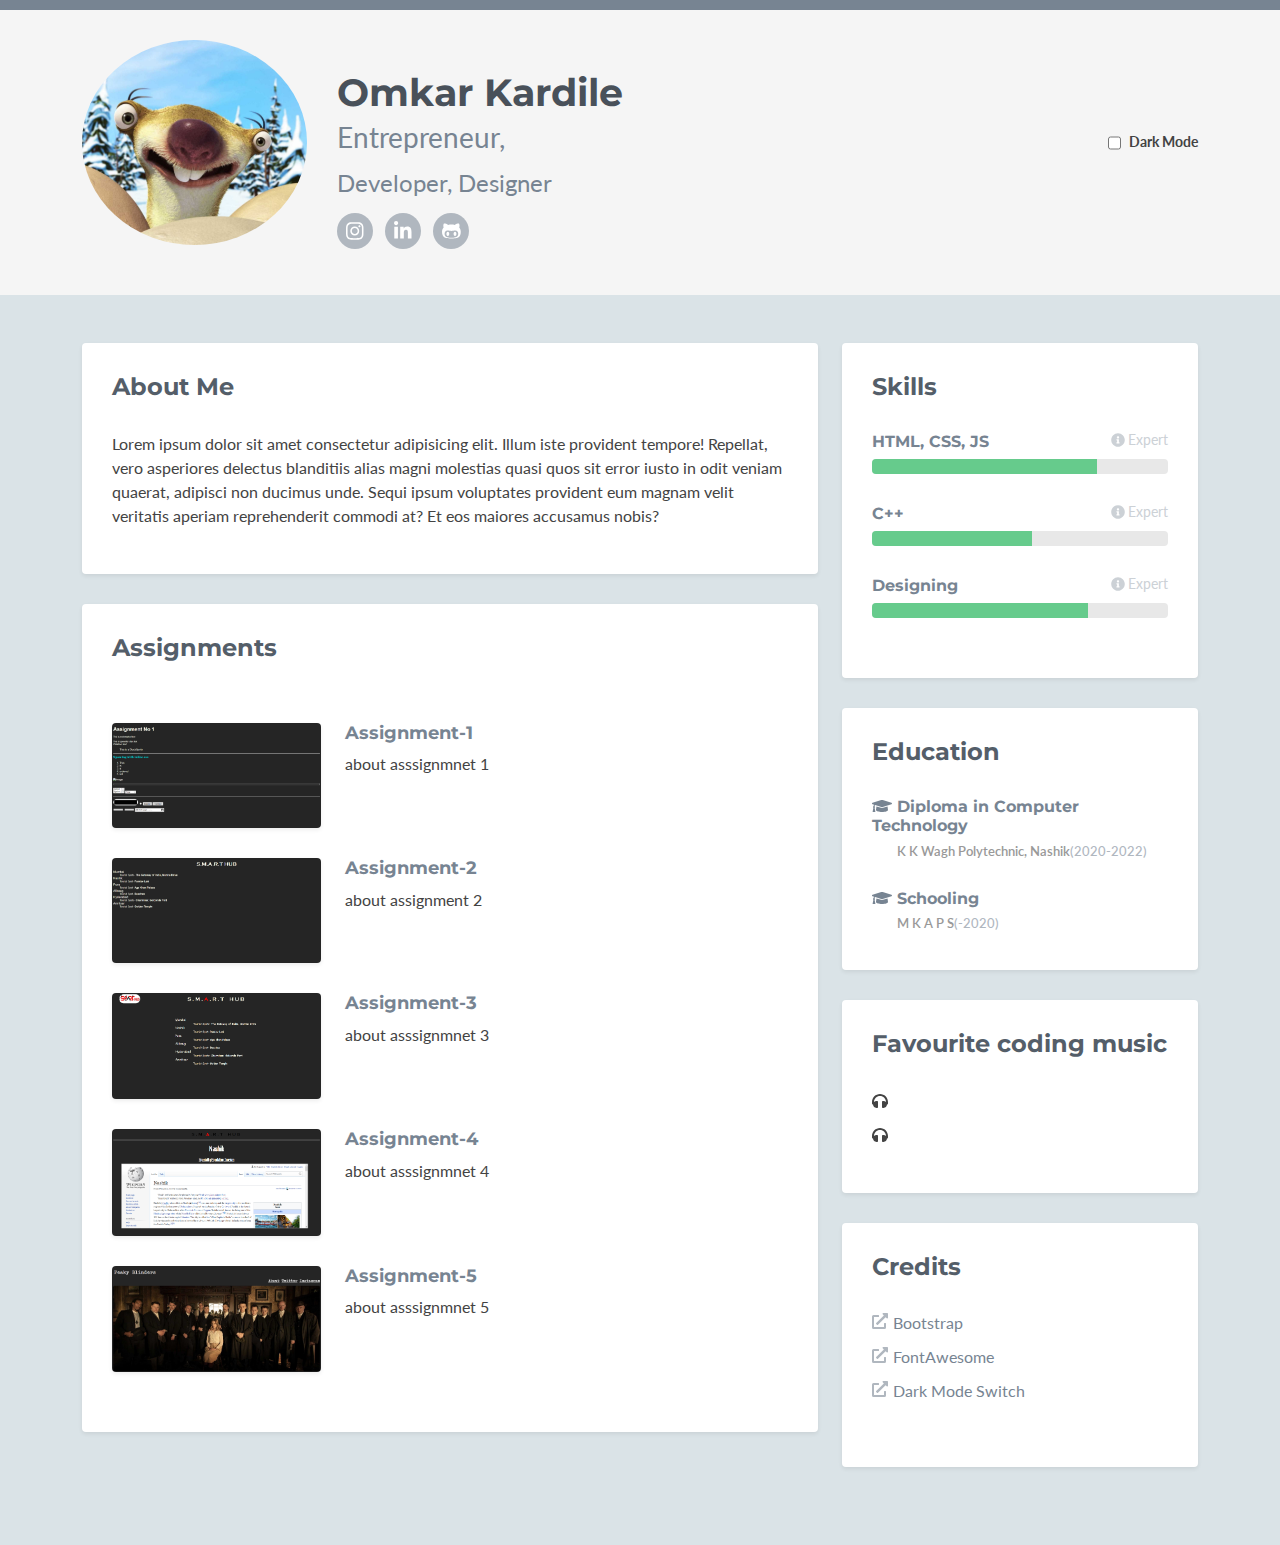
<file: Assignment6/index.html>
<!DOCTYPE html>
<html lang="en">
<head>
    <title>Omkar Kardile</title>
    <!-- Meta -->
    <meta charset="utf-8">
    <meta http-equiv="X-UA-Compatible" content="IE=edge">
    <meta name="viewport" content="width=device-width, initial-scale=1.0"> 
    <link href='https://fonts.googleapis.com/css?family=Lato:300,400,300italic,400italic' rel='stylesheet' type='text/css'>
    <link href='https://fonts.googleapis.com/css?family=Montserrat:400,700' rel='stylesheet' type='text/css'> 
    
    <!-- FontAwesome JS -->
    <script defer src="assets/fontawesome/js/all.js"></script>
    
    <!-- Global CSS -->
    <link rel="stylesheet" href="assets/css/bootstrap.min.css">  

    <!-- Theme CSS -->  
    <link id="theme-style" rel="stylesheet" href="assets/css/styles.css">
    
</head> 

<body>
    <!-- ******HEADER****** --> 
    <header class="header">
        <div class="container">     
	        <div class="row align-items-center">
			    <div class="col">         
		            <img class="profile-image img-fluid float-start rounded-circle" src="assets/images/profile.png" alt="profile image" />
		            <div class="profile-content">
		                <h1 class="name">Omkar Kardile</h1>
		                <h2 class="desc">Entrepreneur,</h2><h3 style="color: #778492;font-family: Lato, arial, sans-serif;font-weight: 400;font-size: 24px;margin-top: 0;margin-bottom: 15px;"> Developer, Designer</h3>
		                <ul class="social list-inline">
		                    <li class="list-inline-item"><a href="https://www.instagram.com/why.so.serious.057/?hl=en"><i class="fab fa-instagram"></i></a></li>
		                    <li class="list-inline-item"><a href="https://www.linkedin.com/in/omkar-kardile-49501b213"><i class="fab fa-linkedin-in"></i></a></li>
		                    <li class="list-inline-item"><a href="https://github.com/OmKardile"><i class="fab fa-github-alt"></i></a></li>               
		                </ul> 
		            </div><!--//profile-->
			    </div><!--//col-->
	            <div class="col-12 col-md-auto">
		            <div class="dark-mode-switch d-flex">
						<div class="form-check form-switch mx-auto mx-md-0">
							<input type="checkbox" class="form-check-input-+ me-2" id="darkSwitch" />
							<label class="custom-control-label" for="darkSwitch">Dark Mode</label>
						</div>
			        </div><!--//dark-mode-switch-->
	            </div><!--//col-->
	        </div><!--//row-->         
        </div><!--//container-->
    </header><!--//header-->
    
    <div class="container sections-wrapper py-5">
        <div class="row">
            <div class="primary col-lg-8 col-12">
                <section class="about section">
                    <div class="section-inner shadow-sm rounded">
                        <h2 class="heading">About Me</h2>
                        <div class="content">
                            <p>Lorem ipsum dolor sit amet consectetur adipisicing elit. Illum iste provident tempore! Repellat, vero asperiores delectus blanditiis alias magni molestias quasi quos sit error iusto in odit veniam quaerat, adipisci non ducimus unde. Sequi ipsum voluptates provident eum magnam velit veritatis aperiam reprehenderit commodi at? Et eos maiores accusamus nobis?</p>
                         
                        </div><!--//content-->
                    </div><!--//section-inner-->                 
                </section><!--//section-->
    
               <section class="latest section">
                    <div class="section-inner shadow-sm rounded">
                        <h2 class="heading">Assignments</h2>
                        <div class="content">    
                            <div class="item row">                    
                            </div>
                             <div class="item row">
                                <a class="col-md-4 col-12" href="../" target="_blank">
                                <img class="img-fluid project-image rounded shadow-sm" src="assets/images/projects/project-1.png" alt="Assignment-1-img" />
                                </a>
                                <div class="desc col-md-8 col-12">
                                    <h3 class="title"><a href="../Assignment1/one.html" target="_blank">Assignment-1</a></h3>
                                    <p class="mb-2">about asssignmnet 1</p>
                                </div>                          
                            </div>

                            <div class="item row">
                            <a class="col-md-4 col-12">
                                <img class="img-fluid project-image rounded shadow-sm" src="assets/images/projects/project-2.png" alt="Assignment-2-img" />
                                </a>
                                <div class="desc col-md-8 col-12">
                                    <h3 class="title"><a href="../Assignment2/two.html" target="_blank">Assignment-2</a></h3>
                                    <p class="mb-2">about assignment 2</p>
                                </div>                          
                            </div>   

                            <div class="item row">
                            <a class="col-md-4 col-12">
                                <img class="img-fluid project-image rounded shadow-sm" src="assets/images/projects/project-3.png" alt="Assignment-3-img" />
                                </a>
                                <div class="desc col-md-8 col-12">
                                    <h3 class="title"><a href="../Assignment3/three.html" target="_blank">Assignment-3</a></h3>
                                    <p class="mb-2">about asssignmnet 3</p>
                                </div>                     
                            </div>

                            <div class="item row">
                            <a class="col-md-4 col-12">
                                <img class="img-fluid project-image rounded shadow-sm" src="assets/images/projects/project-4.png" alt="Assignment-3-img" />
                                </a>
                                <div class="desc col-md-8 col-12">
                                    <h3 class="title"><a href="../Assignment4/four.html" target="_blank">Assignment-4</a></h3>
                                    <p class="mb-2">about asssignmnet 4</p>
                                </div>                          
                            </div>

                            <div class="item row">
                            <a class="col-md-4 col-12">
                                <img class="img-fluid project-image rounded shadow-sm" src="assets/images/projects/project-5.png" alt="Assignment-3-img" />
                                </a>
                                <div class="desc col-md-8 col-12">
                                    <h3 class="title"><a href="../Assignment5/five.html" target="_blank">Assignment-5</a></h3>
                                    <p class="mb-2">about asssignmnet 5</p>
                                </div>                          
                            </div>
                        </div><!--//content-->  
                    </div><!--//section-inner-->                
                </section><!--//section-->
            </div><!--//primary-->

            <div class="secondary col-lg-4 col-12">
                <aside class="skills aside section">
                    <div class="section-inner shadow-sm rounded">
                        <h2 class="heading">Skills</h2>
                        <div class="content">
                            <div class="skillset">
                               
                                <div class="item">
                                    <h3 class="level-title">HTML, CSS, JS<span class="level-label" data-bs-toggle="tooltip" data-bs-placement="left" title="You can use the tooltip to explain more about your skill level..."><i class="fas fa-info-circle"></i>Expert</span></h3>

                                    <div class="level-bar progress">
									    <div class="progress-bar level-bar-inner" role="progressbar" style="width: 76%" aria-valuenow="96"  aria-valuemin="0" aria-valuemax="96"></div>
									</div><!--//level-bar-->                               
                                </div><!--//item-->
                                
                                <div class="item">
                                    <h3 class="level-title">C++<span class="level-label" data-bs-toggle="tooltip" data-bs-placement="left" title="You can use the tooltip to explain more about your skill level..."><i class="fas fa-info-circle"></i>Expert</span></h3>
                                    <div class="level-bar progress">
									    <div class="progress-bar level-bar-inner" role="progressbar" style="width: 54%" aria-valuenow="94"  aria-valuemin="0" aria-valuemax="94"></div>
									</div><!--//level-bar-->                                   
                                </div><!--//item-->
                                
                                <div class="item">
                                    <h3 class="level-title">Designing<span class="level-label" data-bs-toggle="tooltip" data-bs-placement="left" title="You can use the tooltip to explain more about your skill level..."><i class="fas fa-info-circle"></i>Expert</span></h3>
                                    <div class="level-bar progress">
									    <div class="progress-bar level-bar-inner" role="progressbar" style="width: 73%" aria-valuenow="93"  aria-valuemin="0" aria-valuemax="96"></div>
									</div><!--//level-bar-->                                  
                                </div><!--//item-->
                            </div>              
                        </div><!--//content-->  
                    </div><!--//section-inner-->                 
                </aside><!--//section-->
                
                <aside class="education aside section">
                    <div class="section-inner shadow-sm rounded">
                        <h2 class="heading">Education</h2>
                        <div class="content">
                            <div class="item">                      
                                <h3 class="title"><i class="fas fa-graduation-cap"></i> Diploma in Computer Technology</h3>
                                <h4 class="university">K K Wagh Polytechnic, Nashik<span class="year">(2020-2022)</span></h4>
                            </div><!--//item-->
                            <div class="item">
                                <h3 class="title"><i class="fas fa-graduation-cap"></i> Schooling</h3>
                                <h4 class="university">M K A P S<span class="year">(-2020)</span></h4>
                            </div><!--//item-->
                        </div><!--//content-->
                    </div><!--//section-inner-->
                </aside><!--//section-->
                            
                
                <aside class="list music aside section">
                    <div class="section-inner shadow-sm rounded">
                        <h2 class="heading">Favourite coding music</h2>
                        <div class="content">
                            <ul class="list-unstyled">
                                <li><i class="fas fa-headphones"></i> <a href="#"></a></li>
                                <li><i class="fas fa-headphones"></i> <a href="#"></a></li>
                            </ul>
                        </div><!--//content-->
                    </div><!--//section-inner-->
                </aside><!--//section-->
                
                <aside class="credits aside section">
                    <div class="section-inner shadow-sm rounded">
                        <h2 class="heading">Credits</h2>
                        <div class="content">
                            <ul class="list-unstyled pb-2">
                                <li><a href="https://getbootstrap.com/" target="_blank"><i class="fas fa-external-link-alt"></i>Bootstrap</a></li>
                                <li><a href="https://fortawesome.github.io/Font-Awesome/" target="_blank"><i class="fas fa-external-link-alt"></i>FontAwesome</a></li>                                                       
                                <li><a href="https://github.com/coliff/dark-mode-switch"><i class="fas fa-external-link-alt"></i>Dark Mode Switch</a></li>
                                
                            </ul>
                        </div><!--//content-->
                    </div><!--//section-inner-->
                </aside><!--//section-->
              
            </div><!--//secondary-->    
        </div><!--//row-->
    </div><!--//masonry--> 
    <!-- Javascript -->          
    <script type="text/javascript" src="assets/js/bootstrap.min.js"></script>    

    <script type="text/javascript" src="assets/dark-mode-switch/dark-mode-switch.min.js"></script> 

    <script type="text/javascript" src="assets/js/main.js"></script>            
</body>
</html>
</file>
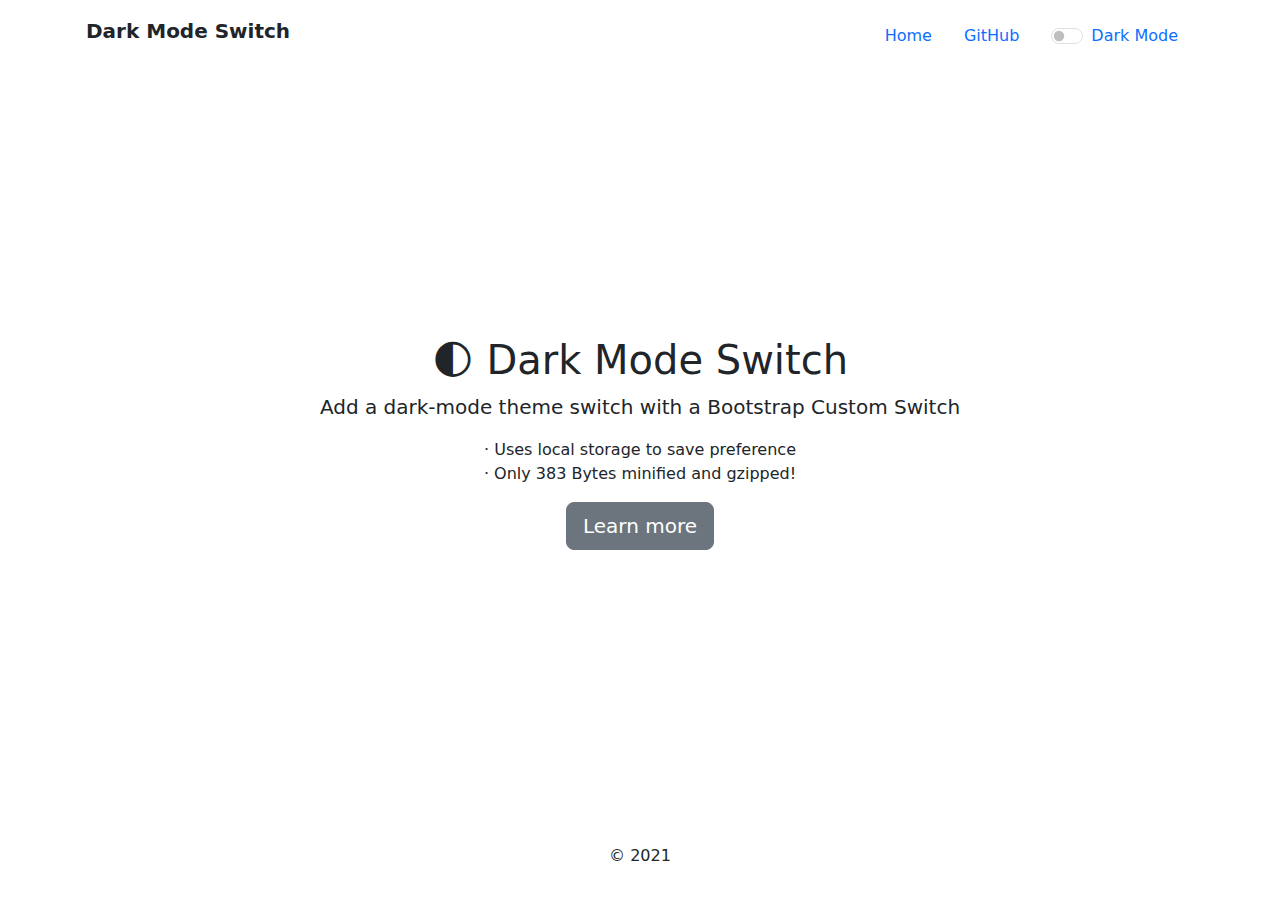
<file: Assignment6/assets/dark-mode-switch/index.html>
<!doctype html>
<html lang="en" class="h-100">

<head>
  <meta charset="utf-8">
  <meta http-equiv="x-ua-compatible" content="ie=edge">
  <meta name="viewport" content="width=device-width, initial-scale=1">
  <title>Dark Mode Switch</title>
  <meta name="description" content="Add a dark-mode theme toggle with a Bootstrap Custom Switch">

  <link rel="icon"
    href="data:image/svg+xml,<svg xmlns=%22http://www.w3.org/2000/svg%22 viewBox=%220 0 100 100%22><text y=%22.9em%22 font-size=%2280%22>🌓</text></svg>">
  
  <meta property="og:site_name" content="GitHub">
  <meta property="og:image"
    content="https://repository-images.githubusercontent.com/194995309/38db8f80-9db7-11e9-998f-43f2a26d9e0b">
  <meta property="og:title" content="dark-mode-switch">
  <meta property="og:description" content="Add a dark-mode theme toggle with a Bootstrap Custom Switch">
  <meta property="og:url" content="https://coliff.github.io/dark-mode-switch/">
  <link rel="author" href="https://christianoliff.com/">
  <meta name="twitter:creator" content="@christianoliff">
  <meta name="monetization" content="$ilp.uphold.com/Epqzn3YGr2MB">

  <link rel="stylesheet" href="https://cdn.jsdelivr.net/npm/bootstrap@5/dist/css/bootstrap.min.css">

  <!-- IE 11 polyfill for CSS and Custom Properties -->
  <script
    nomodule>window.MSInputMethodContext && document.documentMode && document.write('<link rel="stylesheet" href="https://cdn.jsdelivr.net/npm/bootstrap-ie11@5/css/bootstrap-ie11.min.css"><script src="https://cdn.jsdelivr.net/npm/ie11-custom-properties@4/ie11CustomProperties.min.js"><\/script>');</script>

  <link rel="stylesheet" href="dark-mode.css">

</head>

<body class="bg-white text-center d-flex h-100">

  <div class="container d-flex p-3 mx-auto w-100 flex-column">
    <header class="mb-auto">
      <div class="float-md-start fw-bold fs-5">Dark Mode Switch</div>
      <nav class="nav justify-content-center float-md-end">
        <a class="nav-link active" href="https://coliff.github.io/dark-mode-switch/">Home</a>
        <a class="nav-link" href="https://github.com/coliff/dark-mode-switch" target="_blank">GitHub</a>
        <div class="nav-link">

          <div class="form-check form-switch">
            <input type="checkbox" class="form-check-input" id="darkSwitch">
            <label class="custom-control-label" for="darkSwitch">Dark Mode</label>
          </div>
          <script src="dark-mode-switch.min.js"></script>

        </div>
      </nav>
    </header>

    <main role="main">
      <h1>🌓 Dark Mode Switch</h1>
      <p class="lead">Add a dark-mode theme switch with a Bootstrap Custom Switch</p>
      <ul class="list-unstyled">
        <li>&middot; Uses local storage to save preference</li>
        <li>&middot; Only 383 Bytes minified and gzipped!</li>
      </ul>
      <p>
        <a href="https://github.com/coliff/dark-mode-switch" target="_blank" rel="noopener"
          class="btn btn-lg btn-secondary">
          Learn more
        </a>
      </p>
    </main>

    <footer class="mt-auto">
      <p>&copy; 2021</p>
    </footer>

  </div>
</body>

</html>
</file>
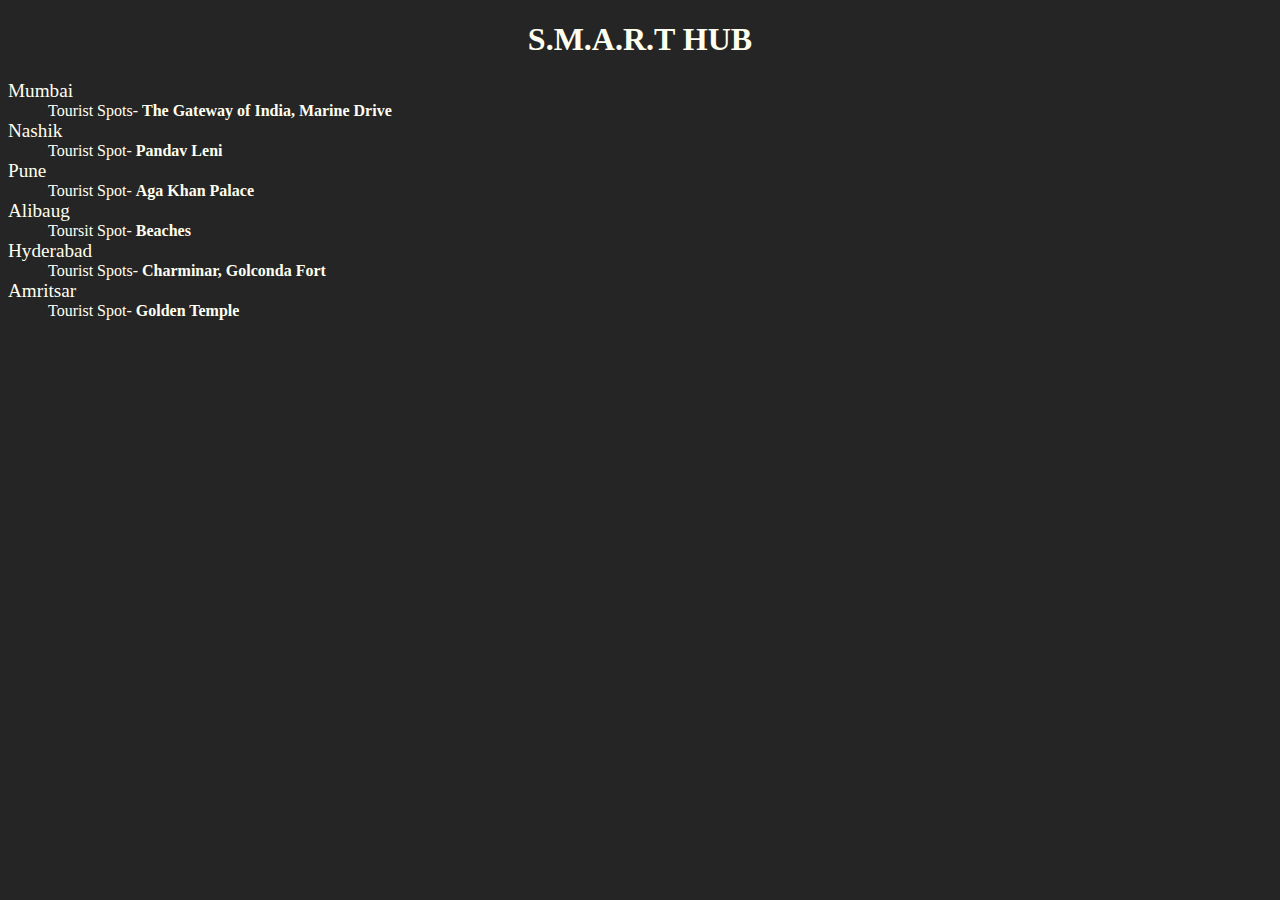
<file: Assignment2/two.html>
<!DOCTYPE html>
<html lang="en">
<head>
    <meta charset="UTF-8">
    <meta http-equiv="X-UA-Compatible" content="IE=edge">
    <meta name="viewport" content="width=device-width, initial-scale=1.0">
    <title>Assignment-2</title>
</head>
<body bgcolor=#252525 text=#fffff>
    
    <h1 style="font-family: Copperplate Gothic;font-weight: bolder;text-align: center;">S.M.A.R.T HUB</h1>
    <p>
        <dl>
            <dt><big>Mumbai</big></dt> <dd>Tourist Spots- <b>The Gateway of India, Marine Drive</b></dd>
            <dt><big>Nashik</big></dt> <dd>Tourist Spot- <b>Pandav Leni</b></dd>
            <dt><big>Pune</big></dt> <dd>Tourist Spot- <b>Aga Khan Palace</b></dd>
            <dt><big>Alibaug</big></dt> <dd>Toursit Spot- <b>Beaches</b></dd>
            <dt><big>Hyderabad</big></dt> <dd>Tourist Spots- <b>Charminar, Golconda Fort</b></dd>
            <dt><big>Amritsar</big></dt> <dd>Tourist Spot- <b>Golden Temple</b></dd>
        </dl>
    </p>
</body>
</html>
</file>
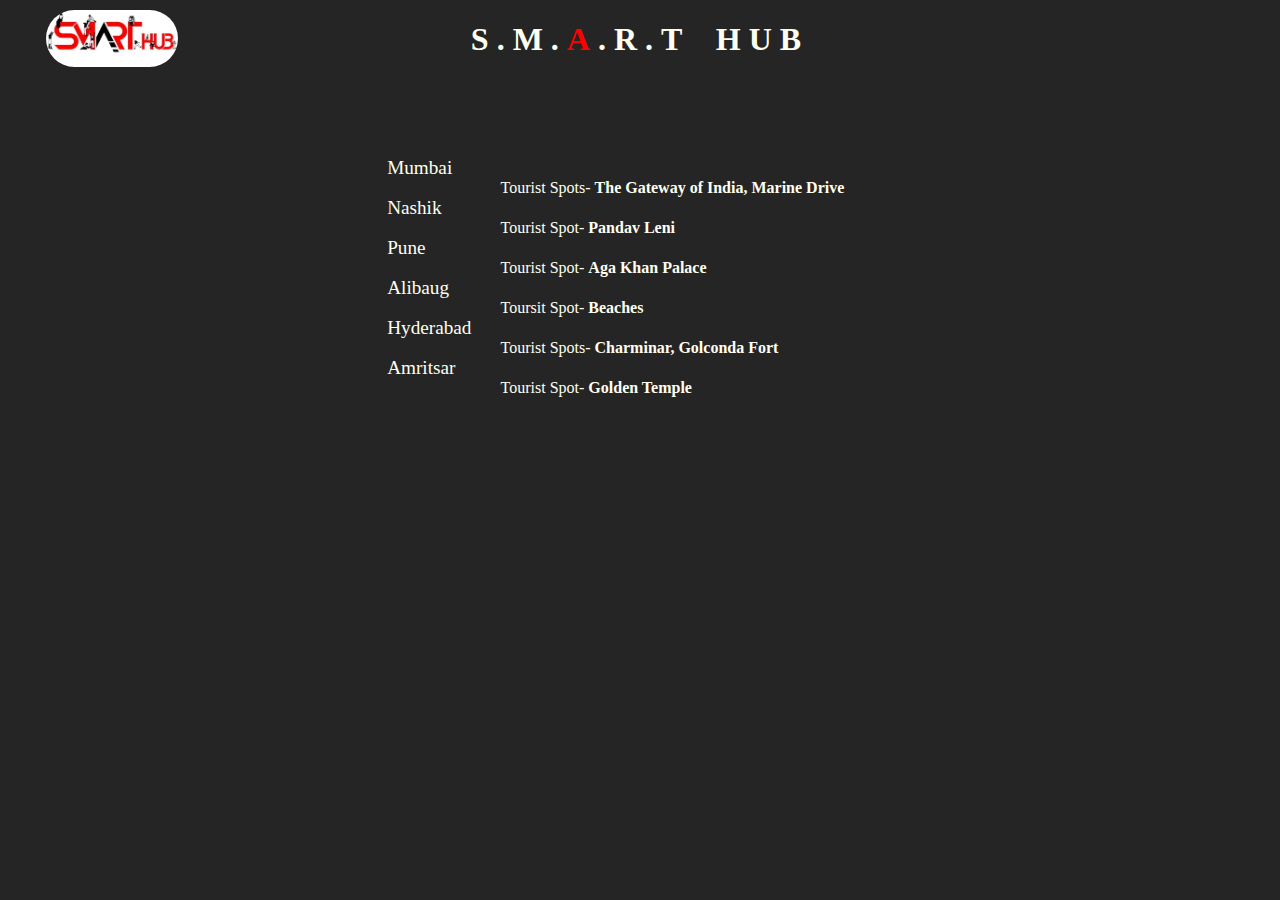
<file: Assignment3/three.html>
<!DOCTYPE html>
<html lang="en">
<head>
    <meta charset="UTF-8">
    <meta http-equiv="X-UA-Compatible" content="IE=edge">
    <meta name="viewport" content="width=device-width, initial-scale=1.0">
    <title>Assignment-3</title>

    <style>
        #Hone{
            font-family: Copperplate Gothic;
            font-weight: bolder;
            text-align: center;
            letter-spacing: 8px;
            word-spacing: 10px;
        }
        #Dlist{
            font-family: Comic Sans MS;
            font-size: 20px;
        }
        .SHlogo{
            border-radius: 50px;
            width: 3.5cm;
            height: 1.5cm;
            object-fit: cover;
            margin-left: 1cm;
            transform: translateY(-70px);
        }
        .list{
            font-family: Comic Sans MS;
            margin-left: 30%;
        }
        dd{
            margin-left: 3cm;
        }
        .hover{
            text-decoration: underline;
        }
    </style>
</head>
<body bgcolor=#252525 text=#fffff>
    
    <h1 id="Hone">S.M.<span style="color: red;">A</span>.R.T HUB</h1>
    <div>
        <img class="SHlogo" src="smarthub.png" alt="smarthub logo">
        <dl class="list">
            <dt><big>Mumbai</big></dt> <dd>Tourist Spots- <b>The Gateway of India, Marine Drive</b></dd>
            <dt><big>Nashik</big></dt> <dd>Tourist Spot- <b>Pandav Leni</b></dd>
            <dt><big>Pune</big></dt> <dd>Tourist Spot- <b>Aga Khan Palace</b></dd>
            <dt><big>Alibaug</big></dt> <dd>Toursit Spot- <b>Beaches</b></dd>
            <dt><big>Hyderabad</big></dt> <dd>Tourist Spots- <b>Charminar, Golconda Fort</b></dd>
            <dt><big>Amritsar</big></dt> <dd>Tourist Spot- <b>Golden Temple</b></dd>
        </dl>
    </div>
</body>
</html>
</file>
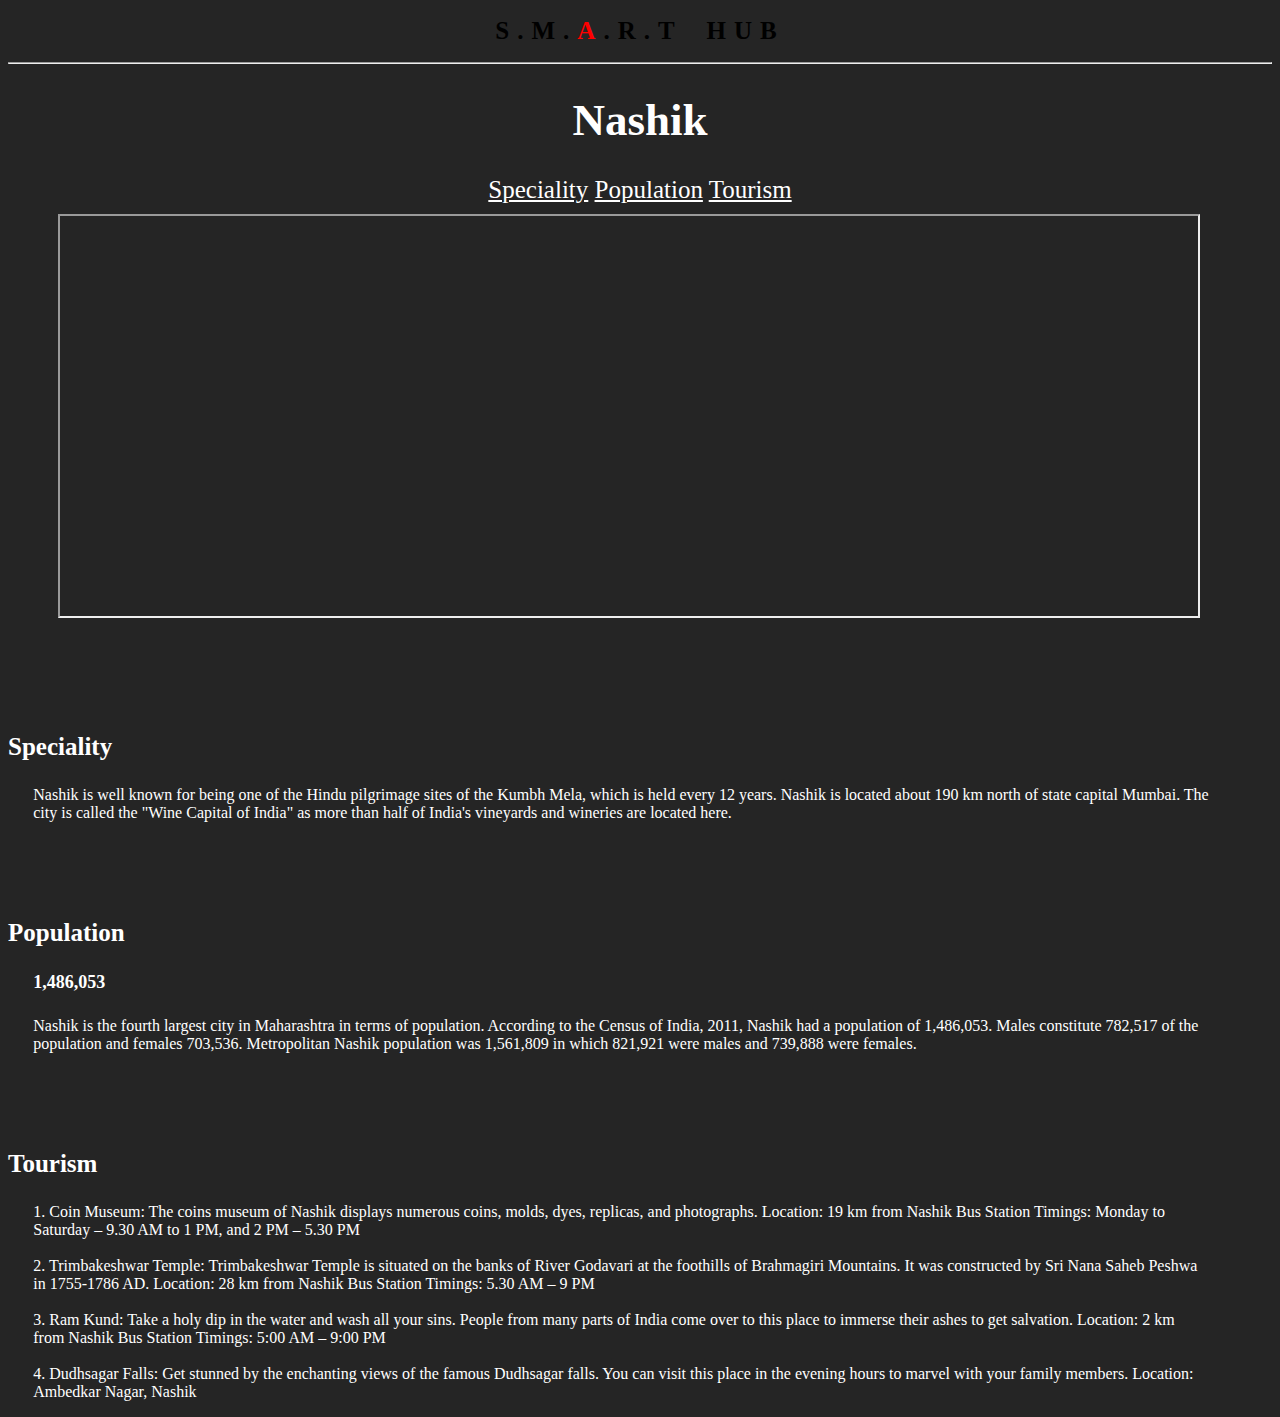
<file: Assignment4/four.html>
<!DOCTYPE html>
<html lang="en">
    <head>
        <meta charset="UTF-8" />
        <meta http-equiv="X-UA-Compatible" content="IE=edge" />
        <meta name="viewport" content="width=device-width, initial-scale=1.0" />
        <title>Assignment-4</title>
        <link rel="stylesheet" href="assets/css/four.css" />
    </head>
    <body>
        <h1 id="smarthub">
            S.M.<span style="color: red; font-family: elephant">A</span>.R.T HUB
        </h1>
        <hr />
        <h1 id="nashikhead">Nashik</h1>
        <div id="shortcut">
            <a href="#speciality">Speciality</a>
            <a href="#population">Population</a>
            <a href="#tourism">Tourism</a>
        </div>
        <iframe src="https://en.wikipedia.org/wiki/Nashik" frameborder="1"></iframe>
        <br />
        <br />
        <br />
        <br />
        <h3 id="speciality">Speciality</h3>
        <p>
            Nashik is well known for being one of the Hindu pilgrimage sites of
            the Kumbh Mela, which is held every 12 years. Nashik is located
            about 190 km north of state capital Mumbai. The city is called the
            "Wine Capital of India" as more than half of India's vineyards and
            wineries are located here.
        </p>
        <br />
        <br />
        <h3 id="population">Population</h3>
        <h4 id="popu">1,486,053</h4>
        <p>
            Nashik is the fourth largest city in Maharashtra in terms of
            population. According to the Census of India, 2011, Nashik had a
            population of 1,486,053. Males constitute 782,517 of the population
            and females 703,536. Metropolitan Nashik population was 1,561,809 in
            which 821,921 were males and 739,888 were females.
        </p>
        <br />
        <br />
        <h3 id="tourism">Tourism</h3>
        <p>
            1. Coin Museum: The coins museum of Nashik displays numerous coins,
            molds, dyes, replicas, and photographs. Location: 19 km from Nashik
            Bus Station Timings: Monday to Saturday – 9.30 AM to 1 PM, and 2 PM
            – 5.30 PM <br> <br>
            2. Trimbakeshwar Temple: Trimbakeshwar Temple is situated
            on the banks of River Godavari at the foothills of Brahmagiri
            Mountains. It was constructed by Sri Nana Saheb Peshwa in 1755-1786
            AD. Location: 28 km from Nashik Bus Station Timings: 5.30 AM – 9 PM <br> <br>
            3. Ram Kund: Take a holy dip in the water and wash all your sins.
            People from many parts of India come over to this place to immerse
            their ashes to get salvation. Location: 2 km from Nashik Bus Station
            Timings: 5:00 AM – 9:00 PM <br> <br>
            4. Dudhsagar Falls: Get stunned by the
            enchanting views of the famous Dudhsagar falls. You can visit this
            place in the evening hours to marvel with your family members.
            Location: Ambedkar Nagar, Nashik
        </p>
        
    </body>
</html>
</file>
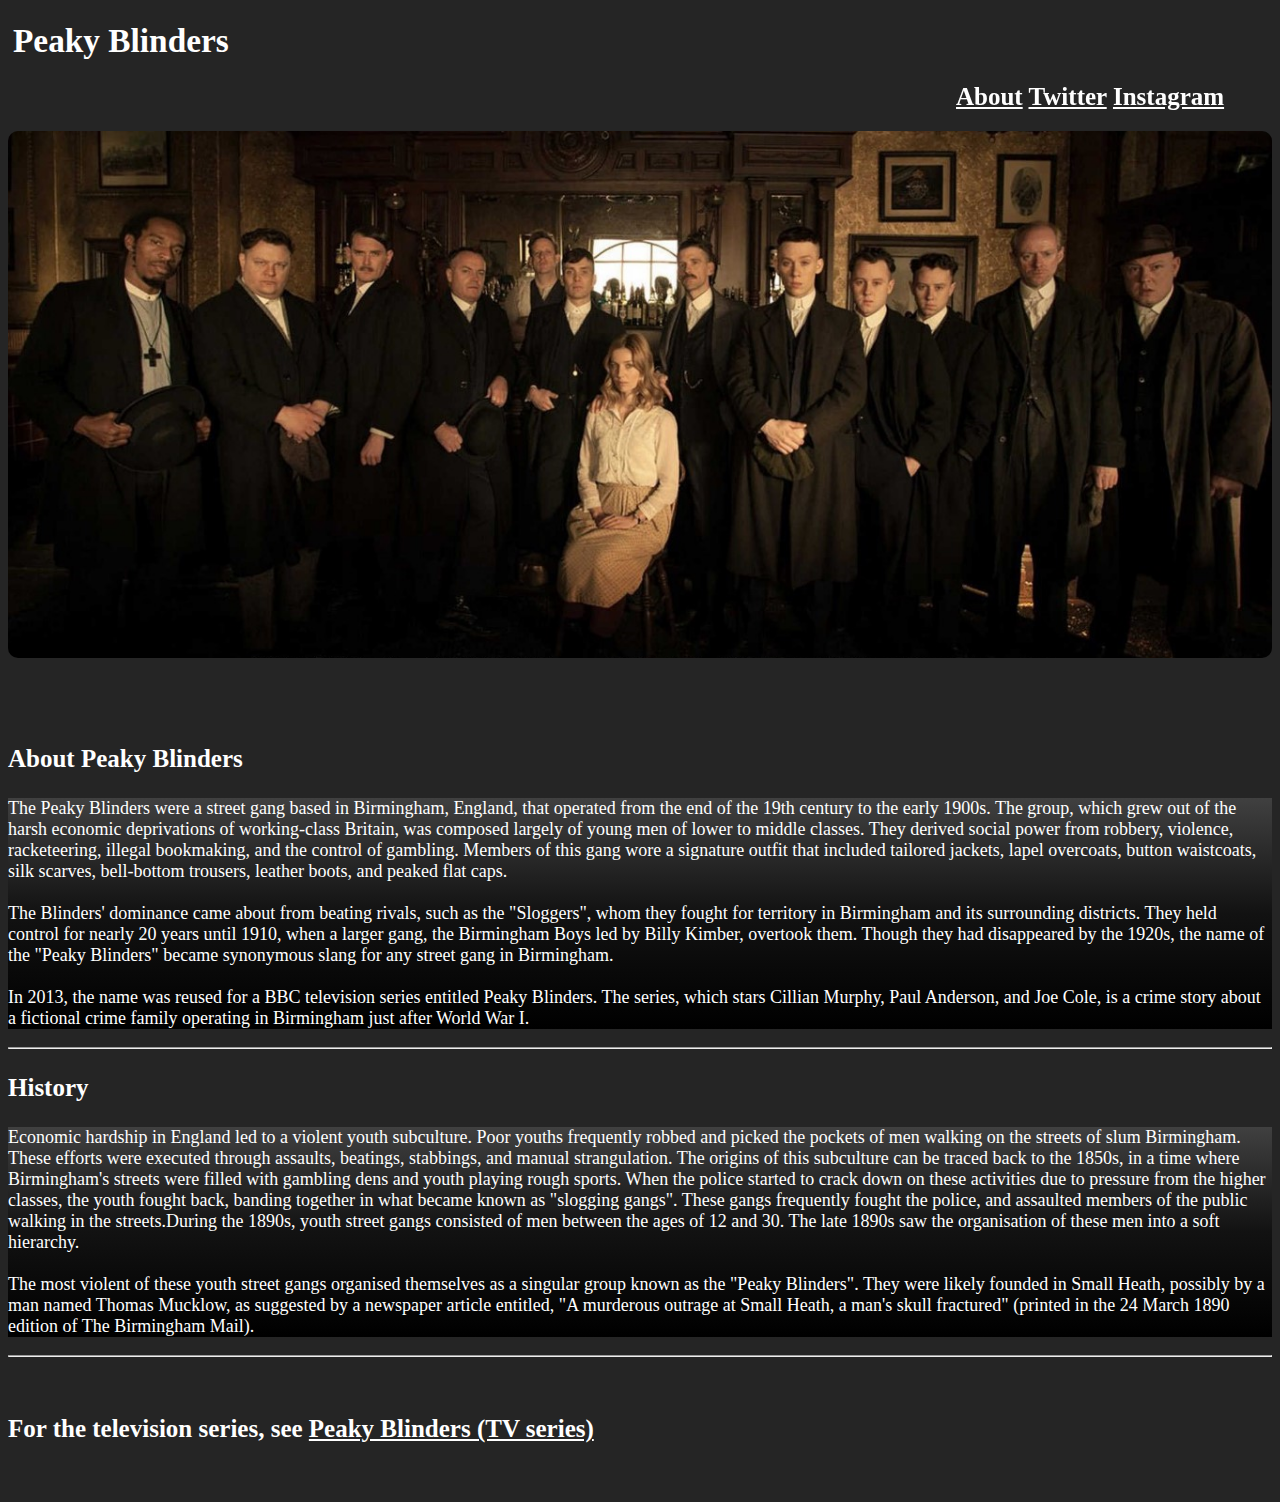
<file: Assignment5/five.html>
<!DOCTYPE html>
<html lang="en">
    <head>
        <meta charset="UTF-8" />
        <meta http-equiv="X-UA-Compatible" content="IE=edge" />
        <meta name="viewport" content="width=device-width, initial-scale=1.0" />
        <title>Assignment-5</title>
        <link rel="stylesheet" href="assets/css/five.css" />
    </head>
    <body>
        <h1>Peaky Blinders</h1>
        <h2>
            <a href="#about">About</a>
            <a href="https://twitter.com/ThePeakyBlinder" target="_blank"
                >Twitter</a
            >
            <a href="" target="_blank">Instagram</a>
        </h2>

        <img id="bgimg" src="assets/peaky-blinder.png" alt="" />

        <br />
        <br />
        <br />
        <div id="about">
            <h3>About Peaky Blinders</h3>
            <p class="info">
                The Peaky Blinders were a street gang based in Birmingham,
                England, that operated from the end of the 19th century to the
                early 1900s. The group, which grew out of the harsh economic
                deprivations of working-class Britain, was composed largely of
                young men of lower to middle classes. They derived social power
                from robbery, violence, racketeering, illegal bookmaking, and
                the control of gambling. Members of this gang wore a signature
                outfit that included tailored jackets, lapel overcoats, button
                waistcoats, silk scarves, bell-bottom trousers, leather boots,
                and peaked flat caps. <br />
                <br />
                The Blinders' dominance came about from beating rivals, such as
                the "Sloggers", whom they fought for territory in Birmingham and
                its surrounding districts. They held control for nearly 20 years
                until 1910, when a larger gang, the Birmingham Boys led by Billy
                Kimber, overtook them. Though they had disappeared by the 1920s,
                the name of the "Peaky Blinders" became synonymous slang for any
                street gang in Birmingham. <br />
                <br />
                In 2013, the name was reused for a BBC television series
                entitled Peaky Blinders. The series, which stars Cillian Murphy,
                Paul Anderson, and Joe Cole, is a crime story about a fictional
                crime family operating in Birmingham just after World War I.
                <br />
            </p>
        </div>
        <hr />
        <div>
            <h3>History</h3>
            <p class="info">
                Economic hardship in England led to a violent youth subculture.
                Poor youths frequently robbed and picked the pockets of men
                walking on the streets of slum Birmingham. These efforts were
                executed through assaults, beatings, stabbings, and manual
                strangulation. The origins of this subculture can be traced back
                to the 1850s, in a time where Birmingham's streets were filled
                with gambling dens and youth playing rough sports. When the
                police started to crack down on these activities due to pressure
                from the higher classes, the youth fought back, banding together
                in what became known as "slogging gangs". These gangs frequently
                fought the police, and assaulted members of the public walking
                in the streets.During the 1890s, youth street gangs consisted of
                men between the ages of 12 and 30. The late 1890s saw the
                organisation of these men into a soft hierarchy. <br />
                <br />
                The most violent of these youth street gangs organised
                themselves as a singular group known as the "Peaky Blinders".
                They were likely founded in Small Heath, possibly by a man named
                Thomas Mucklow, as suggested by a newspaper article entitled, "A
                murderous outrage at Small Heath, a man's skull fractured"
                (printed in the 24 March 1890 edition of The Birmingham Mail).
                <br />
            </p>
        </div>
        <hr />
        <h6>
            For the television series, see
            <a
                href="https://en.wikipedia.org/wiki/Peaky_Blinders_(TV_series)"
                target="_blank"
                >Peaky Blinders (TV series)</a
            >
        </h6>
    </body>
</html>
</file>
<file: Assignment6/assets/css/styles.css>
body {
  font-family: 'Lato', arial, sans-serif;
  color: #434343;
  background: #DAE3E7;
  font-size: 16px;
  -webkit-font-smoothing: antialiased;
  -moz-osx-font-smoothing: grayscale;
}

h1, h2, h3, h4, h5, h6 {
  font-family: 'Montserrat', sans-serif;
  font-weight: 700;
  color: #778492;
}

a {
  color: #3AAA64;
  -webkit-transition: all 0.4s ease-in-out;
  -moz-transition: all 0.4s ease-in-out;
  -ms-transition: all 0.4s ease-in-out;
  -o-transition: all 0.4s ease-in-out;
  text-decoration: none;
}

a:hover {
  text-decoration: underline;
  color: #2d844e;
}

a:focus {
  text-decoration: none;
}

.btn, a.btn {
  -webkit-transition: all 0.4s ease-in-out;
  -moz-transition: all 0.4s ease-in-out;
  -ms-transition: all 0.4s ease-in-out;
  -o-transition: all 0.4s ease-in-out;
  font-family: 'Montserrat', arial, sans-serif;
  padding: 8px 16px;
  font-weight: bold;
}

.btn .svg-inline--fa, a.btn .svg-inline--fa {
  margin-right: 5px;
  position: relative;
  top: -2px;
}

.btn:hover, a.btn:hover {
  text-decoration: none;
}

.btn:focus, a.btn:focus {
  color: #fff;
  box-shadow: none;
}

a.btn-cta-primary, .btn-cta-primary {
  background: #54ba4e;
  border: 1px solid #54ba4e;
  color: #fff;
  font-weight: 600;
  text-transform: uppercase;
}

a.btn-cta-primary:hover, .btn-cta-primary:hover {
  background: #49ac43;
  border: 1px solid #49ac43;
  color: #fff;
}

a.btn-cta-secondary, .btn-cta-secondary {
  background: #479FC8;
  border: 1px solid #479FC8;
  color: #fff;
  font-weight: 600;
  text-transform: uppercase;
}

a.btn-cta-secondary:hover, a.btn-cta-secondary:not(:disabled):not(.disabled):active:focus, .btn-cta-secondary:hover, .btn-cta-secondary:not(:disabled):not(.disabled):active:focus {
  background: #3893bd;
  border: 1px solid #3893bd;
  color: #fff;
  box-shadow: none;
}

.text-highlight {
  color: #32383e;
}

.badge-theme {
  background: #3AAA64;
  font-size: 12px;
  color: #fff;
  border-radius: 2px;
  -moz-background-clip: padding;
  -webkit-background-clip: padding-box;
  background-clip: padding-box;
}

a.dotted-link {
  border-bottom: 1px dotted #778492;
  color: #778492;
}

a.dotted-link:hover {
  text-decoration: none;
  color: #49515a;
}

/* ======= Header ======= */
.header {
  padding: 30px 0;
  background: #f5f5f5;
  border-top: 10px solid #778492;
}

.header .btn {
  font-weight: bold;
}

.header .profile-image {
  margin-right: 30px;
}

.header .profile-content .name {
  color: #49515a;
  font-size: 38px;
  margin-bottom: 5px;
  margin-top: 30px;
}

.header .profile-content .desc {
  color: #778492;
  font-family: "Lato", arial, sans-serif;
  font-weight: 400;
  font-size: 28px;
  margin-top: 0;
  margin-bottom: 15px;
}

.header .profile-content .social a {
  background: #b0b7bf;
  width: 36px;
  height: 36px;
  display: inline-block;
  border-radius: 50%;
  -moz-background-clip: padding;
  -webkit-background-clip: padding-box;
  background-clip: padding-box;
  color: #fff;
  text-align: center;
}

.header .profile-content .social a:hover {
  background: #778492;
}

.header .profile-content .social a .svg-inline--fa {
  font-size: 20px;
  margin-top: 8px;
}

.profile-image{
  width: 225px;
  height: 205px;
}

/* ======= Sections======= */
.section {
  margin-bottom: 30px;
}

.section .section-inner {
  background: #fff;
  padding: 30px;
}

.section .heading {
  margin-top: 0;
  margin-bottom: 30px;
  color: #545e69;
  font-size: 24px;
}

.section .content .more-link .svg-inline--fa {
  margin-right: 5px;
  font-size: 14px;
  position: relative;
  top: -2px;
}

/* About Section */
/* Latest Section */
.latest .item {
  margin-bottom: 30px;
}

.latest .item .title {
  font-size: 18px;
  margin-top: 0;
}

.latest .item .title .label {
  margin-left: 5px;
  font-size: 12px;
}

.latest .item .title a {
  color: #778492;
}

.latest .item .title a:hover {
  color: #5f6b77;
}

.latest .item .project-image:hover {
  -webkit-opacity: 0.8;
  -moz-opacity: 0.8;
  opacity: 0.8;
}

.latest .divider {
  margin-bottom: 60px;
}

.latest .featured {
  margin-bottom: 60px;
}

.latest .featured .title {
  font-size: 20px;
  margin-bottom: 5px;
  font-size: 20px;
}

.latest .featured .summary {
  margin-bottom: 30px;
  color: #778492;
}

.latest .featured img {
  margin-bottom: 30px;
}

.latest .featured .desc {
  margin-bottom: 30px;
}

.latest .has-ribbon {
  position: relative;
  display: inline-block;
}

.latest .has-ribbon .text {
  background: #3AAA64;
  color: #fff;
}

.latest .has-ribbon .ribbon {
  position: absolute;
  top: -4px;
  right: -4px;
  width: 110px;
  height: 110px;
  overflow: hidden;
}

.latest .has-ribbon .ribbon .text {
  font-family: 'Montserrat', sans-serif;
  position: relative;
  left: -8px;
  top: 18px;
  width: 158px;
  padding: 10px 10px;
  font-size: 15px;
  font-weight: bold;
  text-align: center;
  text-transform: uppercase;
  color: #fff;
  background-color: #479FC8;
  -webkit-transform: rotate(45deg) translate3d(0, 0, 0);
  -moz-transform: rotate(45deg) translate3d(0, 0, 0);
  -ms-transform: rotate(45deg) translate3d(0, 0, 0);
  -o-transform: rotate(45deg) translate3d(0, 0, 0);
}

.latest .has-ribbon .ribbon .text:before, .latest .has-ribbon .ribbon .text:after {
  content: '';
  position: absolute;
  bottom: -5px;
  border-top: 5px solid #276582;
  border-left: 5px solid transparent;
  border-right: 5px solid transparent;
}

.latest .has-ribbon .ribbon .text:before {
  left: 0;
}

.latest .has-ribbon .ribbon .text:after {
  right: 0;
}

/* Projects Section */
.projects .item {
  margin-bottom: 30px;
}

.projects .item .title {
  font-size: 16px;
  margin-top: 0;
  margin-bottom: 5px;
  line-height: 1.5;
}

.projects .item .title a {
  color: #778492;
}

.projects .item .title a:hover {
  color: #5f6b77;
}

/* Work Section */
.experience .item {
  margin-bottom: 30px;
}

.experience .item .title {
  font-size: 16px;
  margin-top: 0;
  margin-bottom: 5px;
  line-height: 1.5;
}

.experience .item .title .place {
  color: #999;
  font-weight: normal;
}

.experience .item .title .place a {
  color: #999;
}

.experience .item .title .place a:hover {
  color: #666666;
}

.experience .item .title .year {
  color: #999;
  font-weight: normal;
}

/* Git section */
.github-graph {
  margin-bottom: 30px;
}

.github-graph .js-calendar-graph-svg {
  max-width: 100%;
}

.github-graph h2 {
  font-size: 18px;
}

.ghfeed {
  height: 500px;
}

.ghfeed,
.ghfeed *,
.ghfeed *:before,
.ghfeed *:after {
  box-sizing: content-box;
}

/* Info Section */
.info .svg-inline--fa {
  margin-right: 15px;
  color: #ccd1d6;
}

.info .svg-inline--fa.fa-envelope-o {
  font-size: 14px;
}

.info ul {
  margin-bottom: 0;
}

.info li {
  margin-bottom: 15px;
}

.info li:last-child {
  margin-bottom: 0;
}

/* Skills Section */
.skills .intro {
  margin-bottom: 30px;
}

.skills .skillset .item {
  margin-bottom: 30px;
}

.skills .skillset .level-title {
  font-size: 16px;
  position: relative;
  margin-top: 0;
  margin-bottom: 10;
}

.skills .skillset .level-title .level-label {
  color: #ccd1d6;
  font-size: 14px;
  font-weight: 400;
  font-family: "Lato", arial, sans-serif;
  position: absolute;
  right: 0;
  top: 0;
}

.skills .skillset .level-bar {
  height: 15px;
  background: #e8e8e8;
}

.skills .skillset .level-bar-inner {
  height: 15px;
  background: #66cb8c;
}

.skills .svg-inline--fa {
  margin-right: 3px;
  position: relative;
  top: 0;
}

/* Testimonials section */
.testimonials .item {
  margin-bottom: 30px;
}

.testimonials .item:last-child {
  margin-bottom: 0;
}

.testimonials .item .quote {
  color: #666;
  font-size: 16px;
  border-left: 5px solid #9fdeb7;
  padding: 5px 15px;
  margin-bottom: 15px;
}

.testimonials .item .quote p {
  margin-bottom: 0;
}

.testimonials .item .quote .svg-inline--fa {
  color: #79d19a;
  margin-right: 15px;
}

.testimonials .item .source {
  font-size: 14px;
  padding-left: 20px;
  font-weight: 500;
}

.testimonials .item .source .name {
  color: #939ea9;
  font-weight: 600;
}

.testimonials .item .source .title {
  color: #999;
}

/* Education section */
.education .item {
  margin-bottom: 30px;
}

.education .item:last-child {
  margin-bottom: 0;
}

.education .item .title {
  font-size: 16px;
  margin-top: 0;
}

.education .item .university {
  font-family: "Lato", arial, sans-serif;
  font-size: 13px;
  color: #999;
  font-weight: 600;
  padding-left: 25px;
}

.education .item .university .year {
  color: #b0b7bf;
  font-weight: 500;
}

/* Language Section */
.languages .item {
  margin-bottom: 15px;
}

.languages .item .title {
  color: #778492;
}

.languages .item .level {
  color: #999;
}

.languages .item:last-child {
  margin-bottom: 0;
}

.languages .item .svg-inline--fa {
  color: #79d19a;
}

/* Blog Section */
.blog .item {
  margin-bottom: 30px;
}

.blog .item .title {
  font-size: 18px;
  line-height: 1.3;
}

.blog .item .title a {
  color: #778492;
}

.blog .item .title a:hover {
  color: #5f6b77;
}

.blog .item p {
  margin-bottom: 5px;
}

.blog .item:last-child {
  margin-bottom: 0;
}

/* List section */
.list ul li {
  margin-bottom: 10px;
}

.list ul li .svg-inline--fa {
  margin-right: 5px;
}

.list ul li a {
  color: #778492;
}

.list ul li a:hover {
  color: #49515a;
}

/* Credits */
.credits ul li {
  margin-bottom: 10px;
}

.credits ul li .svg-inline--fa {
  margin-right: 5px;
  position: relative;
  top: -2px;
}

.credits ul li a {
  color: #778492;
}

.credits ul li a .svg-inline--fa {
  color: #b0b7bf;
}

.credits ul li a:hover {
  color: #49515a;
}

.credits .btn {
  margin-bottom: 15px;
}

.aside .subheading {
  font-size: 18px;
  color: #545e69;
}

/* ======= Footer ======= */
.footer {
  background: #32383e;
  color: #fff;
  padding: 10px 0;
}

.footer .copyright {
  line-height: 1.6;
  color: #a1aab4;
  font-size: 14px;
}

.footer a {
  color: #fff;
}

.footer .fa-heart {
  color: #fb866a;
}

.dark-mode-switch {
  margin-bottom: 1rem;
}

.dark-mode-switch .form-switch {
  display: -webkit-flex;
  display: flex;
}

.dark-mode-switch label {
  font-size: 0.875rem;
  font-weight: bold;
}

.dark-mode-switch .form-switch .form-check-input {
  border-radius: 1em;
  border-color: #DAE3E7;
}

.dark-mode-switch .form-check-input:checked {
  background-color: #54ba4e;
  border-color: #54ba4e;
}

.dark-mode-switch .form-check-input:focus {
  box-shadow: none;
  border-color: #DAE3E7;
}

body[data-theme="dark"] {
  background: #17191c;
  /* Github Activity Dark Mode */
  /* Github activity */
}

body[data-theme="dark"] a:hover {
  color: #53c47d;
}

body[data-theme="dark"] a.btn:hover {
  color: #fff;
}

body[data-theme="dark"] .dark-mode-switch .form-check-input:focus {
  border-color: #54ba4e;
}

body[data-theme="dark"] .header {
  background: #1e2124;
  color: rgba(255, 255, 255, 0.9);
  border-top-color: #1e2124;
}

body[data-theme="dark"] .header .profile-content .name {
  color: rgba(255, 255, 255, 0.9);
}

body[data-theme="dark"] .header .profile-content .desc {
  color: rgba(255, 255, 255, 0.7);
}

body[data-theme="dark"] .header .profile-content .social a {
  background: #2e3238;
  color: rgba(230, 230, 230, 0.7);
}

body[data-theme="dark"] .header .profile-content .social a:hover {
  color: rgba(255, 255, 255, 0.9);
}

body[data-theme="dark"] .section .section-inner {
  background: #1e2124;
  color: rgba(255, 255, 255, 0.7);
}

body[data-theme="dark"] .section .heading {
  color: rgba(255, 255, 255, 0.9);
}

body[data-theme="dark"] .experience .item .title {
  color: rgba(255, 255, 255, 0.9);
}

body[data-theme="dark"] .testimonials .item .quote {
  color: rgba(255, 255, 255, 0.9);
}

body[data-theme="dark"] .latest .item .title a, body[data-theme="dark"] .projects .item .title a, body[data-theme="dark"] .blog .item .title a {
  color: rgba(255, 255, 255, 0.9);
}

body[data-theme="dark"] .latest .item .title a:hover, body[data-theme="dark"] .projects .item .title a:hover, body[data-theme="dark"] .blog .item .title a:hover {
  color: #fff;
}

body[data-theme="dark"] .testimonials .item .source .name {
  color: rgba(255, 255, 255, 0.9);
}

body[data-theme="dark"] .education .item .title {
  color: rgba(255, 255, 255, 0.9);
}

body[data-theme="dark"] .languages .item .title {
  color: rgba(255, 255, 255, 0.9);
}

body[data-theme="dark"] .list ul li a, body[data-theme="dark"] .credits ul li a {
  color: inherit;
}

body[data-theme="dark"] .experience .item .title .place a {
  color: rgba(255, 255, 255, 0.7);
}

body[data-theme="dark"] .experience .item .title .place a:hover {
  color: rgba(255, 255, 255, 0.9);
}

body[data-theme="dark"] .aside .subheading {
  color: rgba(255, 255, 255, 0.9);
}

body[data-theme="dark"] .gha-header, body[data-theme="dark"] .gha-footer, body[data-theme="dark"] .gha-feed {
  background: #17191c;
  border-color: rgba(255, 255, 255, 0.1);
  color: #3AAA64;
}

body[data-theme="dark"] .gha-feed a {
  color: #3AAA64;
}

body[data-theme="dark"] .gha-header > .gha-github-icon,
body[data-theme="dark"] .gha-header > .gha-user-info > a,
body[data-theme="dark"] .gha-header > .gha-user-info > p > a {
  color: rgba(255, 255, 255, 0.9);
}

body[data-theme="dark"] .gha-activity {
  border-color: #333;
}

body[data-theme="dark"] .gha-gravatar img {
  border: 3px solid #333;
  box-shadow: 0 0 0 #ccc;
}

body[data-theme="dark"] .gha-message-merge {
  background: #2e3238;
}

body[data-theme="dark"] .gha-feed small {
  color: rgba(255, 255, 255, 0.7);
}

body[data-theme="dark"] .github-graph {
  background: #17191c;
}

body[data-theme="dark"] .contrib-number {
  color: rgba(255, 255, 255, 0.9);
}

body[data-theme="dark"] .border, body[data-theme="dark"] .contrib-column {
  border: 1px solid rgba(255, 255, 255, 0.1) !important;
}

body[data-theme="dark"] .text-muted {
  color: rgba(255, 255, 255, 0.6);
}

@media (max-width: 767.98px) {
  .header {
    text-align: center;
  }
  .header .profile-image {
    float: none !important;
    margin: 0 auto;
  }
  .header .profile-content {
    float: none !important;
    text-align: center;
  }
  .header .btn {
    margin-top: 30px;
    float: none !important;
  }
  .project-image {
    margin-bottom: 15px;
  }
}

@media (min-width: 1400px) {
  .container {
    width: 1360px;
    max-width: inherit;
  }
}
</file>
<file: Assignment6/assets/dark-mode-switch/dark-mode.css>
/*!
 * Dark Mode Switch v1.0.1 (https://github.com/coliff/dark-mode-switch)
 * Copyright 2021 C.Oliff
 * Licensed under MIT (https://github.com/coliff/dark-mode-switch/blob/main/LICENSE)
 */

[data-theme="dark"] {
  background-color: #111 !important;
  color: #eee;
}

[data-theme="dark"] .bg-black {
  background-color: #fff !important;
}

[data-theme="dark"] .bg-dark {
  background-color: #eee !important;
}

[data-theme="dark"] .bg-light {
  background-color: #222 !important;
}

[data-theme="dark"] .bg-white {
  background-color: #000 !important;
}
</file>
<file: Assignment4/assets/css/four.css>
* {
    background-color: #252525;
    color: white;
    font-family: Odibee Sans;
    font-size: 25px;
}
#smarthub {
    color: black;
    font-family: Copperplate Gothic;
    font-weight: bolder;
    text-align: center;
    letter-spacing: 8px;
    word-spacing: 10px;
}
#smarthub:hover{
    text-decoration: underline;
}
#nashikhead:hover{
    color: blueviolet;
}
#nashikhead {
    font-size: 45px;
    text-align: center;
}
#shortcut {
    text-align: center;
}
#popu {
    font-family: Comic Sans MS;
    font-size: large;
    margin-left: 2%;
}
iframe {
    margin-top: 10px;
    margin-left: 50px;
    height: 400px;
    width: 90%;
}
p {
    font-size: 16px;
    font-family: Comic Sans MS;
    margin-left: 2%;
    margin-right: 5%;
}
</file>
<file: Assignment5/assets/css/five.css>
* {
    background-color: #252525;
    color: white;
    font-family: Typewriter;
    font-size: 25px;
}
/* #container{
    box-shadow:0 0 10px rgb(0, 0, 0);
    position:absolute;
    top: 30px;
    right:0px;
    margin-right: 50px;
} */
h2:hover {
    text-decoration: overline;
}
a:hover{
    color: black;
}
#bgimg {
    z-index: -1;
    width: 100%;
    margin-right: -1%;
    height: fit-content;
    border-radius: 10px;
}
.info {
    background-image: linear-gradient(#404040,#121212,black);
    font-size: 18px;
}
h1 {
    font-size: 25pt;
    margin-left: 5px;
    box-sizing: width 100px;
}
h2 {
    background-color: transparent;
    position: absolute;
    top: 30px;
    right: 50px;
    position: sticky;
    top: 0px;
    margin-left: 75%;
}
</file>
